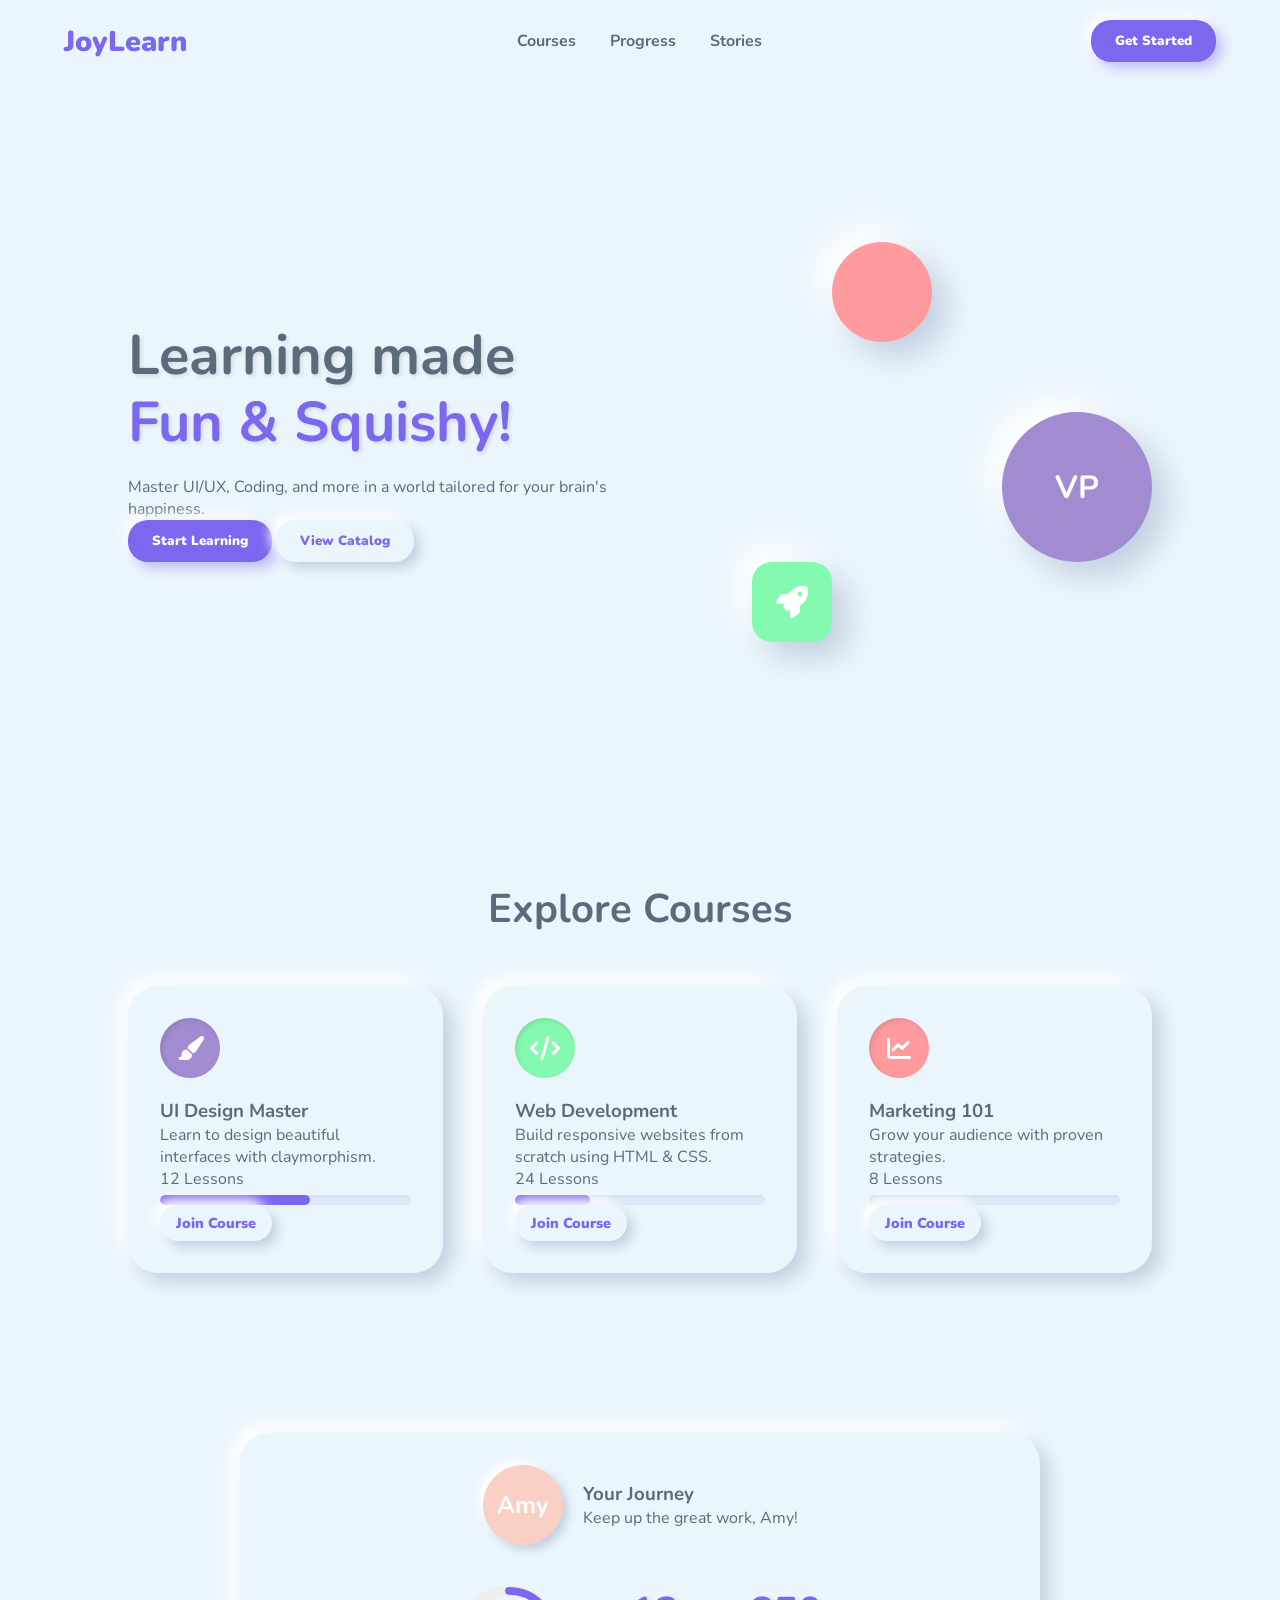
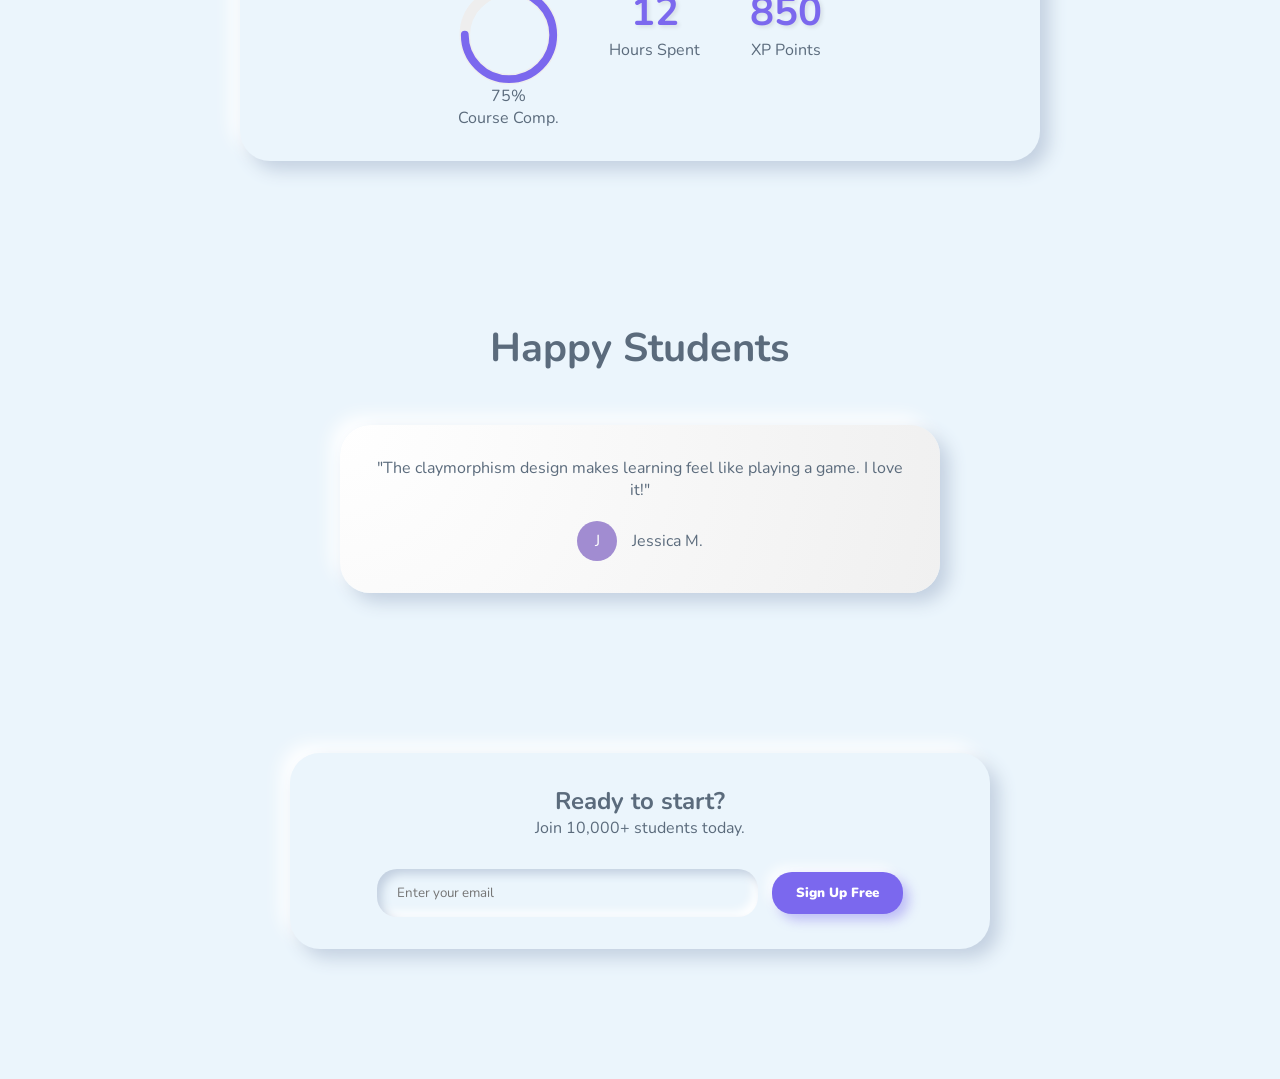
<file: Edu-Platform-Demo/index.html>
<!DOCTYPE html>
<html lang="en">

<head>
    <meta charset="UTF-8">
    <meta name="viewport" content="width=device-width, initial-scale=1.0">
    <title>JoyLearn - Playful Education</title>
    <link rel="preconnect" href="https://fonts.googleapis.com">
    <link rel="preconnect" href="https://fonts.gstatic.com" crossorigin>
    <link
        href="https://fonts.googleapis.com/css2?family=Fredoka:wght@400;500;600;700&family=Nunito:wght@300;400;500;600;700&display=swap"
        rel="stylesheet">
    <link rel="stylesheet" href="css/style.css">
    <!-- FontAwesome for Icons -->
    <link rel="stylesheet" href="https://cdnjs.cloudflare.com/ajax/libs/font-awesome/6.0.0/css/all.min.css">
</head>

<body>

    <!-- Navigation -->
    <nav class="clay-nav">
        <div class="logo">Joy<span class="highlight">Learn</span></div>
        <div class="nav-links">
            <a href="#courses" class="nav-item">Courses</a>
            <a href="#progress" class="nav-item">Progress</a>
            <a href="#testimonials" class="nav-item">Stories</a>
        </div>
        <button class="btn-primary clay-btn">Get Started</button>
    </nav>

    <!-- Hero Section -->
    <header class="hero">
        <div class="hero-content">
            <h1 class="clay-text">Learning made <br><span class="highlight-text">Fun & Squishy!</span></h1>
            <p>Master UI/UX, Coding, and more in a world tailored for your brain's happiness.</p>
            <div class="hero-btns">
                <button class="btn-primary clay-btn big">Start Learning</button>
                <button class="btn-secondary clay-btn big">View Catalog</button>
            </div>
        </div>
        <div class="hero-visuals">
            <div class="parallax-wrapper" data-speed="1">
                <div class="floating-shape shape-1 clay-shape"></div>
            </div>
            <div class="parallax-wrapper" data-speed="2">
                <div class="floating-shape shape-2 clay-shape">VP</div>
            </div>
            <div class="parallax-wrapper" data-speed="1.5">
                <div class="floating-shape shape-3 clay-shape">
                    <i class="fas fa-rocket"></i>
                </div>
            </div>
        </div>
    </header>

    <!-- Course Catalog -->
    <section id="courses" class="courses-section">
        <h2 class="section-title">Explore Courses</h2>
        <div class="course-grid">
            <!-- Card 1 -->
            <div class="course-card clay-card">
                <div class="card-icon icon-purple"><i class="fas fa-paint-brush"></i></div>
                <h3>UI Design Master</h3>
                <p>Learn to design beautiful interfaces with claymorphism.</p>
                <div class="progress-preview">
                    <span>12 Lessons</span>
                    <div class="mini-bar">
                        <div class="fill" style="width: 60%"></div>
                    </div>
                </div>
                <button class="btn-sm clay-btn">Join Course</button>
            </div>

            <!-- Card 2 -->
            <div class="course-card clay-card">
                <div class="card-icon icon-blue"><i class="fas fa-code"></i></div>
                <h3>Web Development</h3>
                <p>Build responsive websites from scratch using HTML & CSS.</p>
                <div class="progress-preview">
                    <span>24 Lessons</span>
                    <div class="mini-bar">
                        <div class="fill" style="width: 30%"></div>
                    </div>
                </div>
                <button class="btn-sm clay-btn">Join Course</button>
            </div>

            <!-- Card 3 -->
            <div class="course-card clay-card">
                <div class="card-icon icon-pink"><i class="fas fa-chart-line"></i></div>
                <h3>Marketing 101</h3>
                <p>Grow your audience with proven strategies.</p>
                <div class="progress-preview">
                    <span>8 Lessons</span>
                    <div class="mini-bar">
                        <div class="fill" style="width: 0%"></div>
                    </div>
                </div>
                <button class="btn-sm clay-btn">Join Course</button>
            </div>
        </div>
    </section>

    <!-- Progress Tracking Demo -->
    <section id="progress" class="progress-section">
        <div class="progress-container clay-card large">
            <div class="profile-header">
                <div class="avatar clay-shape">Amy</div>
                <div class="profile-info">
                    <h3>Your Journey</h3>
                    <p>Keep up the great work, Amy!</p>
                </div>
            </div>
            <div class="stats-grid">
                <div class="stat-item">
                    <div class="circle-chart" data-percent="75">
                        <svg viewBox="0 0 36 36" class="circular-chart orange">
                            <path class="circle-bg"
                                d="M18 2.0845 a 15.9155 15.9155 0 0 1 0 31.831 a 15.9155 15.9155 0 0 1 0 -31.831" />
                            <path class="circle" stroke-dasharray="75, 100"
                                d="M18 2.0845 a 15.9155 15.9155 0 0 1 0 31.831 a 15.9155 15.9155 0 0 1 0 -31.831" />
                        </svg>
                        <div class="percentage">75%</div>
                    </div>
                    <span>Course Comp.</span>
                </div>
                <div class="stat-item">
                    <h4 class="clay-number">12</h4>
                    <span>Hours Spent</span>
                </div>
                <div class="stat-item">
                    <h4 class="clay-number">850</h4>
                    <span>XP Points</span>
                </div>
            </div>
        </div>
    </section>

    <!-- Testimonials -->
    <section id="testimonials" class="testimonials-section">
        <h2 class="section-title">Happy Students</h2>
        <div class="testimonial-slider">
            <div class="testimonial-card clay-card active">
                <p>"The claymorphism design makes learning feel like playing a game. I love it!"</p>
                <div class="user">
                    <div class="user-avatar clay-shape purple">J</div>
                    <span>Jessica M.</span>
                </div>
            </div>
            <!-- More added via JS if needed, or static for demo -->
        </div>
    </section>

    <!-- CTA -->
    <footer class="cta-section">
        <div class="cta-card clay-card glass">
            <h2>Ready to start?</h2>
            <p>Join 10,000+ students today.</p>
            <form class="signup-form">
                <input type="email" placeholder="Enter your email" class="clay-input">
                <button type="submit" class="btn-primary clay-btn">Sign Up Free</button>
            </form>
        </div>
    </footer>

    <script src="js/script.js"></script>
</body>

</html>
</file>
<file: Edu-Platform-Demo/css/style.css>
:root {
    --bg-color: #ebf5fc;
    --primary-color: #7b68ee;
    /* Medium Slate Blue */
    --accent-color: #ff6b6b;
    /* Soft Red */
    --text-color: #5b6b7c;
    --white: #ffffff;

    /* Clay Colors */
    --clay-bg: #ebf5fc;
    --clay-shadow-light: #ffffff;
    --clay-shadow-dark: #c3d0e0;

    /* Gradients */
    --grad-purple: linear-gradient(135deg, #a18cd1 0%, #fbc2eb 100%);
    --grad-blue: linear-gradient(135deg, #84fab0 0%, #8fd3f4 100%);
}

* {
    margin: 0;
    padding: 0;
    box-sizing: border-box;
    font-family: 'Nunito', sans-serif;
}

body {
    background-color: var(--bg-color);
    color: var(--text-color);
    overflow-x: hidden;
}

/* Utilities */
.clay-card {
    background: var(--bg-color);
    border-radius: 30px;
    box-shadow:
        9px 9px 18px var(--clay-shadow-dark),
        -9px -9px 18px var(--clay-shadow-light);
    padding: 2rem;
    transition: transform 0.3s ease;
}

.clay-card:hover {
    transform: translateY(-5px);
}

.clay-btn {
    border: none;
    padding: 12px 24px;
    border-radius: 20px;
    font-weight: 900;
    cursor: pointer;
    background: var(--bg-color);
    color: var(--primary-color);
    box-shadow:
        6px 6px 12px var(--clay-shadow-dark),
        -6px -6px 12px var(--clay-shadow-light);
    transition: all 0.2s ease;
}

.clay-btn:active {
    box-shadow:
        inset 4px 4px 8px var(--clay-shadow-dark),
        inset -4px -4px 8px var(--clay-shadow-light);
    transform: scale(0.98);
}

.clay-btn.btn-primary {
    background: var(--primary-color);
    color: white;
    box-shadow:
        6px 6px 12px rgba(123, 104, 238, 0.4),
        -6px -6px 12px rgba(255, 255, 255, 0.8);
}

.btn-sm {
    padding: 8px 16px;
    font-size: 0.9rem;
}

.clay-input {
    border: none;
    background: var(--bg-color);
    padding: 15px 20px;
    border-radius: 20px;
    width: 60%;
    margin-right: 10px;
    box-shadow:
        inset 5px 5px 10px var(--clay-shadow-dark),
        inset -5px -5px 10px var(--clay-shadow-light);
    outline: none;
    color: var(--text-color);
}

/* Navigation */
.clay-nav {
    display: flex;
    justify-content: space-between;
    align-items: center;
    padding: 20px 5%;
    position: sticky;
    top: 0;
    z-index: 100;
    background: rgba(235, 245, 252, 0.9);
    backdrop-filter: blur(10px);
}

.logo {
    font-size: 1.8rem;
    font-weight: 900;
    color: var(--primary-color);
}

.nav-links a {
    text-decoration: none;
    color: var(--text-color);
    margin: 0 15px;
    font-weight: 700;
}

/* Hero */
.hero {
    display: flex;
    justify-content: space-between;
    align-items: center;
    padding: 80px 10%;
    min-height: 80vh;
}

.hero-content {
    max-width: 50%;
}

.clay-text {
    font-size: 3.5rem;
    line-height: 1.2;
    margin-bottom: 20px;
    color: var(--text-color);
    text-shadow: 2px 2px 4px rgba(0, 0, 0, 0.1);
}

.highlight-text {
    color: var(--primary-color);
}

.hero-visuals {
    position: relative;
    width: 400px;
    height: 400px;
}

.floating-shape {
    position: absolute;
    border-radius: 50%;
    box-shadow:
        15px 15px 30px var(--clay-shadow-dark),
        -15px -15px 30px var(--clay-shadow-light);
    animation: float 6s ease-in-out infinite;
}

.shape-1 {
    width: 100px;
    height: 100px;
    background: #FF9A9E;
    top: 0;
    left: 20%;
}

.shape-2 {
    width: 150px;
    height: 150px;
    background: #a18cd1;
    bottom: 20%;
    right: 0;
    display: flex;
    justify-content: center;
    align-items: center;
    color: white;
    font-weight: bold;
    font-size: 2rem;
    animation-delay: 1s;
}

.shape-3 {
    width: 80px;
    height: 80px;
    background: #84fab0;
    bottom: 0;
    left: 0;
    border-radius: 20px;
    display: flex;
    justify-content: center;
    align-items: center;
    font-size: 2rem;
    color: white;
    animation-delay: 2s;
}

@keyframes float {
    0% {
        transform: translateY(0px) rotate(0deg);
    }

    50% {
        transform: translateY(-20px) rotate(5deg);
    }

    100% {
        transform: translateY(0px) rotate(0deg);
    }
}

/* Courses */
.courses-section {
    padding: 80px 10%;
}

.section-title {
    text-align: center;
    font-size: 2.5rem;
    margin-bottom: 50px;
    color: var(--text-color);
}

.course-grid {
    display: grid;
    grid-template-columns: repeat(auto-fit, minmax(280px, 1fr));
    gap: 40px;
}

.card-icon {
    width: 60px;
    height: 60px;
    border-radius: 50%;
    display: flex;
    justify-content: center;
    align-items: center;
    color: white;
    font-size: 1.5rem;
    margin-bottom: 20px;
    box-shadow: inset 2px 2px 5px rgba(0, 0, 0, 0.1);
}

.icon-purple {
    background: #a18cd1;
}

.icon-blue {
    background: #84fab0;
}

.icon-pink {
    background: #ff9a9e;
}

.mini-bar {
    width: 100%;
    height: 10px;
    background: #dcebf7;
    border-radius: 10px;
    margin-top: 5px;
    overflow: hidden;
    box-shadow: inset 2px 2px 5px rgba(0, 0, 0, 0.05);
}

.mini-bar .fill {
    height: 100%;
    background: var(--primary-color);
    border-radius: 10px;
}

/* Progress */
.progress-section {
    padding: 80px 10%;
    display: flex;
    justify-content: center;
}

.progress-container {
    width: 100%;
    max-width: 800px;
    display: flex;
    flex-direction: column;
    align-items: center;
}

.profile-header {
    display: flex;
    align-items: center;
    margin-bottom: 40px;
    gap: 20px;
}

.avatar {
    width: 80px;
    height: 80px;
    border-radius: 50%;
    background: #fad0c4;
    display: flex;
    justify-content: center;
    align-items: center;
    font-weight: bold;
    font-size: 1.5rem;
    color: white;
    box-shadow:
        5px 5px 10px var(--clay-shadow-dark),
        -5px -5px 10px var(--clay-shadow-light);
}

.stats-grid {
    display: flex;
    gap: 50px;
    text-align: center;
}

.clay-number {
    font-size: 2.5rem;
    color: var(--primary-color);
    text-shadow: 2px 2px 4px rgba(0, 0, 0, 0.1);
}

/* Circular Chart */
.circular-chart {
    display: block;
    margin: 0 auto;
    max-width: 100px;
    max-height: 250px;
}

.circle-bg {
    fill: none;
    stroke: #eee;
    stroke-width: 3.8;
}

.circle {
    fill: none;
    stroke: var(--primary-color);
    stroke-width: 2.8;
    stroke-linecap: round;
    animation: progress 1s ease-out forwards;
}

@keyframes progress {
    0% {
        stroke-dasharray: 0 100;
    }
}

/* Testimonials */
.testimonials-section {
    padding: 80px 10%;
    text-align: center;
}

.testimonial-card {
    max-width: 600px;
    margin: 0 auto;
    background: radial-gradient(circle at top left, #ffffff, #f0f0f0);
}

.user {
    display: flex;
    align-items: center;
    gap: 15px;
    margin-top: 20px;
    justify-content: center;
}

.user-avatar {
    width: 40px;
    height: 40px;
    border-radius: 50%;
    background: #a18cd1;
    color: white;
    display: flex;
    justify-content: center;
    align-items: center;
}

/* CTA */
.cta-section {
    padding: 80px 10%;
    display: flex;
    justify-content: center;
    margin-bottom: 50px;
}

.cta-card {
    text-align: center;
    width: 100%;
    max-width: 700px;
}

.signup-form {
    margin-top: 30px;
}

/* Responsive */
@media (max-width: 768px) {
    .hero {
        flex-direction: column;
        text-align: center;
    }

    .hero-content {
        max-width: 100%;
        margin-bottom: 50px;
    }

    .stats-grid {
        flex-direction: column;
        gap: 30px;
    }

    .clay-input {
        width: 100%;
        margin-bottom: 15px;
    }
}
</file>
